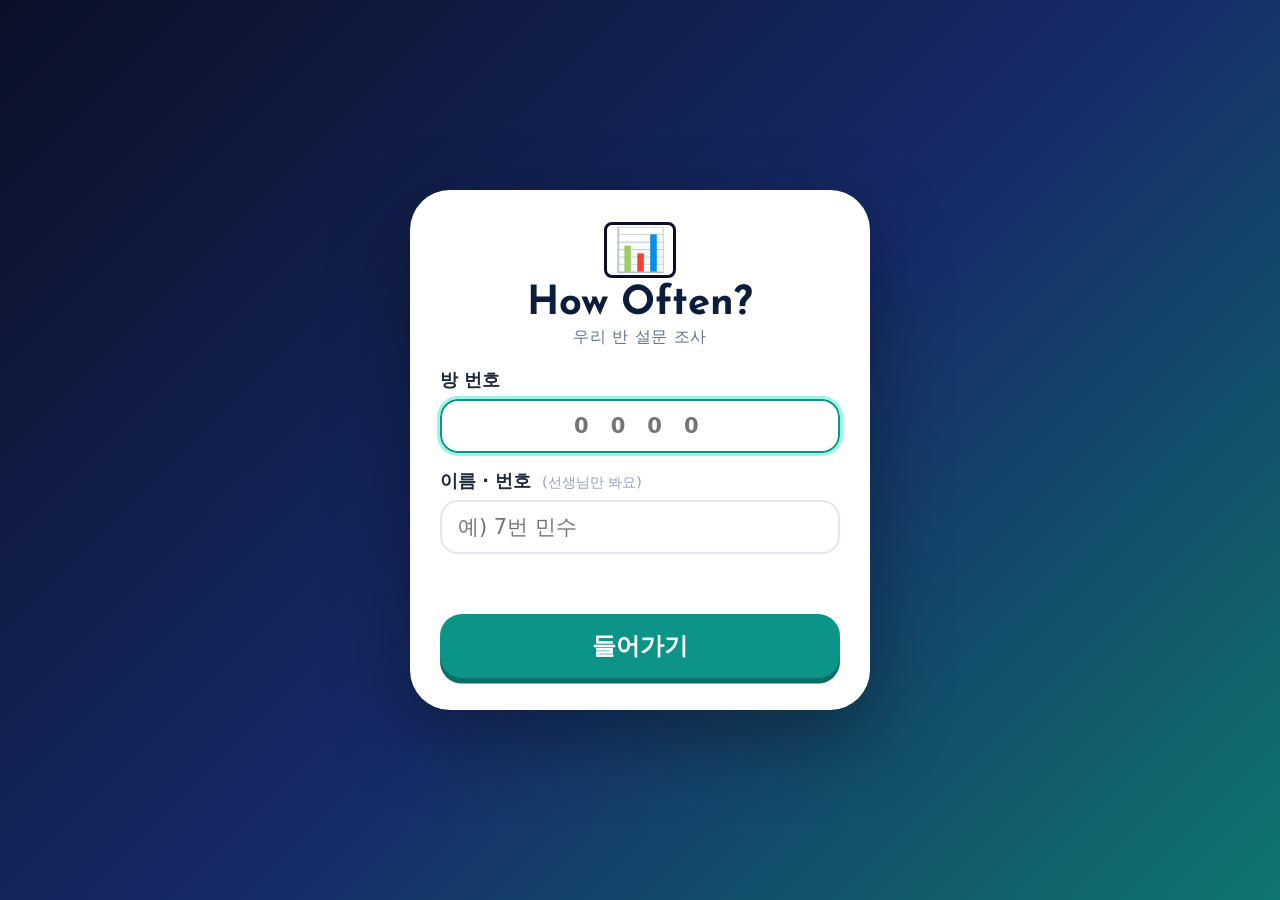
<file: index.html>
<!doctype html>
<html lang="ko">
<head>
<meta charset="utf-8">
<title>How Often? — 초등 영어 우리 반 설문 조사</title>
<meta name="viewport" content="width=device-width,initial-scale=1,maximum-scale=1,user-scalable=no,viewport-fit=cover">
<meta name="theme-color" content="#0b1026">
<meta name="description" content="초등 영어 수업용 우리 반 설문 조사: How often do you ~?">
<link rel="icon" href="favicon.svg" type="image/svg+xml">
<link rel="stylesheet" href="style.css">
</head>
<body>
<div id="app"></div>
<div id="modal"></div>
<script src="config.js"></script>
<script src="core.js"></script>
<script src="student.js"></script>
</body>
</html>
</file>
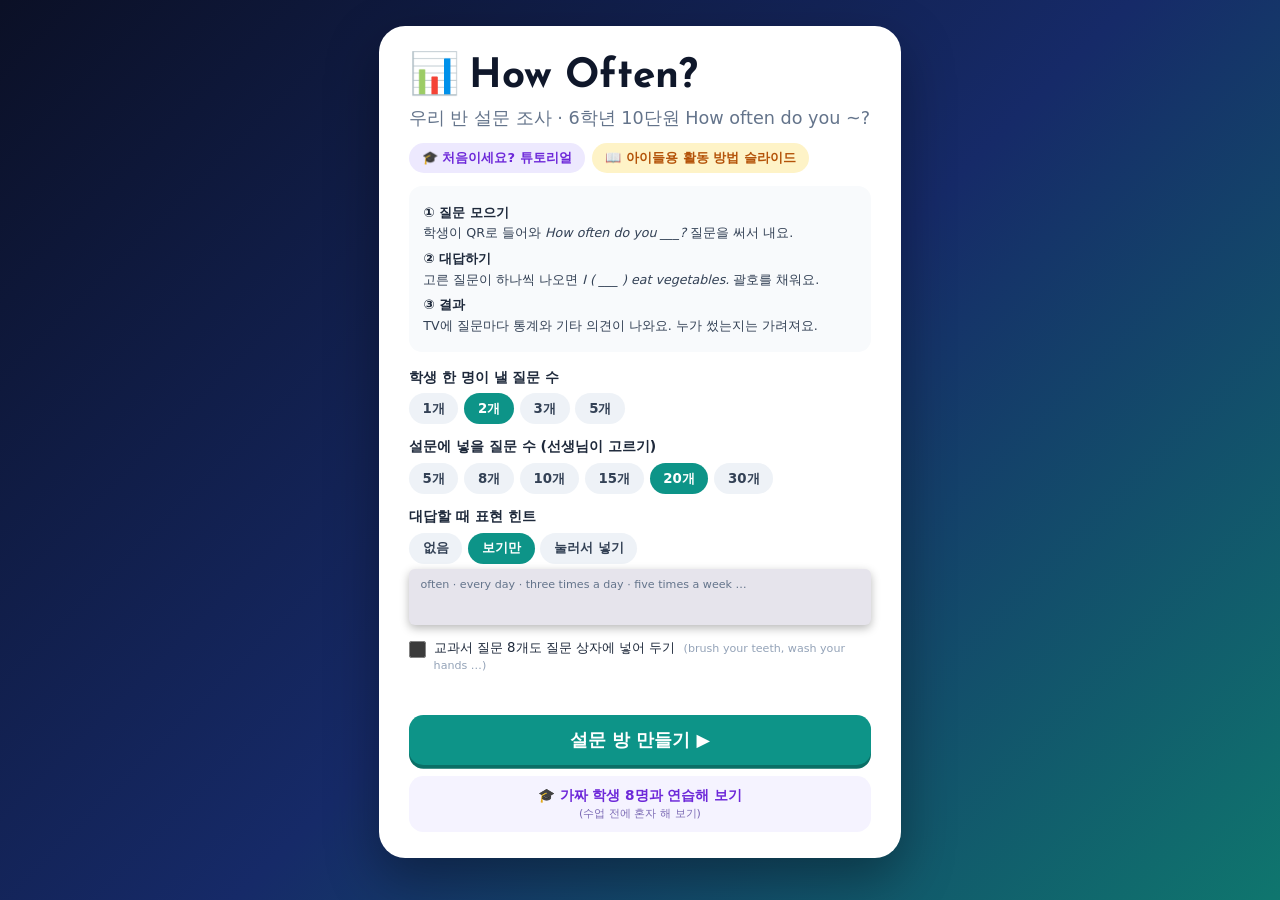
<file: tv/index.html>
<!doctype html>
<html lang="ko">
<head>
<meta charset="utf-8">
<title>How Often? — 선생님 TV 화면</title>
<meta name="viewport" content="width=device-width,initial-scale=1">
<meta name="theme-color" content="#0b1026">
<link rel="icon" href="../favicon.svg" type="image/svg+xml">
<link rel="stylesheet" href="../style.css">
</head>
<body>
<div id="app"></div>
<div id="modal"></div>
<script src="../config.js"></script>
<script src="../lib/qrcode.js"></script>
<script src="../core.js"></script>
<script src="../tv.js"></script>
</body>
</html>
</file>
<file: style.css>
/* How Often? 화면 꾸미기 */
@font-face{font-family:'Josefin Sans Variable';font-style:normal;font-display:swap;font-weight:100 700;
  src:url(fonts/josefin-sans-latin-wght-normal.woff2) format('woff2-variations'),url(fonts/josefin-sans-latin-wght-normal.woff2) format('woff2')}
:root{
  --navy:#0b1026;--royal:#1a2f6e;--teal:#0f766e;
  --display:"Josefin Sans Variable","Josefin Sans","Pretendard","Apple SD Gothic Neo","Malgun Gothic",system-ui,sans-serif;
  --text:#fff;--soft:#cbd5e1;--mute:#94a3b8;
  --panel:rgba(255,255,255,.07);--panel-line:rgba(255,255,255,.1);
  --amber:#ffd233;--amber-dk:#e8b10c;--green:#10b981;--green2:#22c55e;--lime:#84cc16;
  --ink:#0f172a;--ink2:#475569;--paper:#e6e4ec;
  --btn:#0d9488;--btn-dk:#0a6f66;--danger:#e11d48;--violet:#7c3aed;
  -webkit-text-size-adjust:100%;color-scheme:dark;
}
*{box-sizing:border-box}
html{font-family:Pretendard,"Apple SD Gothic Neo","Malgun Gothic",system-ui,sans-serif}
html.tv{font-size:clamp(12px,calc(100vw / 98),30px)}
html.stu{font-size:clamp(15px,calc(11px + 1.1vw),20px)}
body{margin:0;min-height:100dvh;color:var(--text);
  background:linear-gradient(135deg,#0b1026 0%,#162a68 52%,#0f766e 100%) fixed;
  -webkit-font-smoothing:antialiased}
button,input{font:inherit;color:inherit}
button{cursor:pointer;border:0;background:none;padding:0}
[hidden]{display:none!important}
.display{font-family:var(--display)}

/* ----- 위쪽 줄 ----- */
.top{display:flex;align-items:center;gap:.9rem;padding:1rem 1.5rem .6rem;flex-wrap:wrap}
.brand{font-family:var(--display);font-weight:800;font-size:1.9rem;line-height:1;color:var(--amber);display:flex;align-items:center;gap:.5rem;letter-spacing:.01em}
.brand .em{font-size:1.7rem}
.steps{display:flex;align-items:center;gap:.4rem;margin-left:.6rem;font-size:.95rem;color:var(--soft)}
.steps .step{padding:.28rem .75rem;border-radius:99px;white-space:nowrap}
.steps .step.on{background:var(--amber);color:#3a2a00;font-weight:800}
.steps .sep{opacity:.5}
.badge{padding:.3rem .8rem;border-radius:99px;font-size:.9rem;font-weight:800;background:var(--violet);color:#fff;white-space:nowrap}
.badge.warn{background:#b45309}
.badge.off{background:var(--danger)}
.spacer{flex:1}
.tbtn{background:rgba(226,232,240,.94);color:#1e293b;border-radius:99px;padding:.5rem 1.05rem;font-weight:700;font-size:.95rem;display:inline-flex;align-items:center;gap:.4rem;white-space:nowrap;transition:transform .12s,background .12s}
.tbtn:hover{background:#fff}.tbtn:active{transform:scale(.97)}
.tbtn.icon{padding:.5rem .7rem}
.tbtn.ghost{background:rgba(255,255,255,.1);color:#e2e8f0}
.tbtn.ghost:hover{background:rgba(255,255,255,.18)}
.tbtn:disabled{opacity:.4;cursor:default}

/* ----- 처음(설문 만들기) 카드 ----- */
.center{min-height:100dvh;display:grid;place-items:start center;padding:2rem 1rem 3rem}
.card{background:#fff;color:var(--ink);border-radius:2rem;box-shadow:0 1.5rem 4rem rgba(0,0,0,.35)}
.setup{width:min(40rem,100%);padding:2.2rem 2.3rem 2rem}
.setup h1{margin:0;font-family:var(--display);font-weight:800;font-size:3.1rem;line-height:1.1;display:flex;align-items:center;gap:.7rem}
.setup .sub{margin:.5rem 0 1rem;font-size:1.35rem;color:#64748b}
.pills{display:flex;gap:.6rem;flex-wrap:wrap;margin-bottom:1rem}
.pill{border-radius:99px;padding:.45rem 1rem;font-weight:800;font-size:1rem}
.pill.v{background:#ede9fe;color:#6d28d9}.pill.a{background:#fef3c7;color:#b45309}
.how{background:#f8fafc;border-radius:1rem;padding:.9rem 1.1rem;font-size:1.02rem;line-height:1.6;color:#1e293b;margin-bottom:1.2rem}
.how p{margin:.35rem 0;word-break:keep-all;overflow-wrap:break-word}.how i{font-style:italic;white-space:nowrap}
.how p b{display:block}.how p span{display:block;font-size:.97rem;color:#334155}
.grp{margin:1rem 0 0}
.grp h3{margin:0 0 .5rem;font-size:1.08rem;color:#1e293b}
.chips{display:flex;gap:.45rem;flex-wrap:wrap}
.chip{background:#eef2f7;color:#334155;border-radius:99px;padding:.5rem 1.05rem;font-weight:800;font-size:1.02rem;transition:background .12s}
.chip:hover{background:#e2e8f0}
.chip.on{background:var(--btn);color:#fff}
.grp .note{margin:.4rem 0 0;font-size:.85rem;color:#64748b}
.check{display:flex;gap:.6rem;align-items:flex-start;margin-top:1.1rem;font-size:1.02rem;color:#1e293b;cursor:pointer}
.check input{width:1.3rem;height:1.3rem;margin:.15rem 0 0;accent-color:var(--btn);flex:none}
.check small{color:#94a3b8;margin-left:.3rem}
.field{margin-top:1.1rem}
.field label{display:block;font-weight:800;margin-bottom:.35rem;color:#1e293b}
.field input{width:100%;border:2px solid #e2e8f0;border-radius:.9rem;padding:.7rem 1rem;font-size:1.1rem;background:#fff;color:var(--ink)}
.field input:focus{outline:3px solid #99f6e4;border-color:var(--btn)}
.go{width:100%;margin-top:1.4rem;background:var(--btn);color:#fff;border-radius:1.1rem;padding:1rem;font-size:1.35rem;font-weight:800;box-shadow:0 .28rem 0 var(--btn-dk);transition:transform .1s,box-shadow .1s}
.go:active{transform:translateY(.2rem);box-shadow:0 .08rem 0 var(--btn-dk)}
.go:disabled{opacity:.6}
.go2{width:100%;margin-top:.8rem;background:#f5f3ff;color:#6d28d9;border-radius:1.1rem;padding:.85rem;font-size:1.05rem;font-weight:800}
.go2 small{display:block;font-weight:500;color:#7c6bb5;font-size:.85rem;margin-top:.1rem}
.err{margin:.7rem 0 0;color:var(--danger);font-weight:700;font-size:.98rem;min-height:1.2em}
.warnbox{margin:0 0 1rem;background:#fff7ed;border:1px solid #fdba74;color:#9a3412;border-radius:.9rem;padding:.7rem .9rem;font-size:.92rem;line-height:1.55}

/* ----- 방 화면 공통 ----- */
.room{display:flex;flex-direction:column;min-height:100dvh;padding-bottom:1.1rem}
.main{flex:1;display:flex;flex-direction:column;padding:.4rem 1.5rem 0;min-height:0}
.panel{background:var(--panel);border:1px solid var(--panel-line);border-radius:1.2rem;padding:1rem 1.1rem}

/* 1. 질문 모으기 */
.collect{display:grid;grid-template-columns:19rem minmax(0,1fr);grid-template-rows:minmax(0,1fr) auto;gap:1rem 1.2rem;flex:1;min-height:0;height:calc(100dvh - 5.2rem)}
.side{display:flex;flex-direction:column;gap:1rem;min-height:0}
.qrcard{background:#fff;color:var(--ink);border-radius:1.4rem;padding:1rem 1rem 1.1rem;text-align:center;box-shadow:0 .8rem 2rem rgba(0,0,0,.3)}
.qrcard .qr{width:100%;aspect-ratio:1}.qrcard svg{width:100%;height:100%;display:block}
.qrcard .host{margin-top:.5rem;font-weight:800;color:#0f766e;font-size:1rem;word-break:break-all}
.qrcard .code{margin-top:.2rem;color:#475569;font-weight:700;font-size:1.05rem}
.qrcard .code b{font-family:var(--display);font-size:2.3rem;color:#0b1026;margin-left:.4rem;letter-spacing:.06em}
.students{flex:1;overflow:auto;min-height:6rem}
.students .sub{font-weight:800;font-size:.98rem;margin-bottom:.6rem;color:#e2e8f0}
.sch{display:flex;flex-wrap:wrap;gap:.4rem}
.schip{background:#059669;color:#fff;border-radius:99px;padding:.3rem .75rem;font-size:.92rem;font-weight:700;display:inline-flex;gap:.3rem;align-items:center}
.schip:hover{background:#047857}
.schip.none{background:rgba(255,255,255,.14);color:#e2e8f0}
.schip em{font-style:normal;font-size:.78rem;opacity:.95}
.qbox{display:flex;flex-direction:column;min-height:0}
.qhead{display:flex;align-items:center;gap:.6rem;flex-wrap:wrap;margin-bottom:.6rem}
.qhead h2{margin:0;font-size:1.5rem;display:flex;align-items:baseline;gap:.5rem}
.qhead h2 b{color:var(--amber);font-size:1.5rem;font-family:var(--display)}
.qhead h2 small{font-size:.92rem;color:var(--soft);font-weight:700}
.qtools{margin-left:auto;display:flex;gap:.5rem;flex-wrap:wrap}
.notes{flex:1;overflow:auto;display:grid;grid-template-columns:repeat(3,minmax(0,1fr));gap:.7rem .9rem;align-content:start;padding:.2rem .3rem 1rem}
.note{position:relative;background:var(--paper);color:#1e293b;border-radius:.45rem;padding:.7rem .9rem .8rem;min-height:4.3rem;text-align:left;
  box-shadow:0 .25rem .7rem rgba(0,0,0,.28);transform:rotate(var(--rot,0deg));transition:transform .15s,background .15s,box-shadow .15s;display:block;cursor:pointer}
.note:hover{transform:rotate(0) translateY(-2px)}
.note small{display:block;font-size:.82rem;color:#64748b;font-weight:600}
.note b{display:block;font-size:1.28rem;font-family:var(--display);font-weight:700;line-height:1.2;padding-right:2.6rem;word-break:break-word}
.note.sel{background:#fde68a;box-shadow:0 0 0 .2rem var(--amber),0 .3rem .8rem rgba(0,0,0,.3)}
.note .ord{position:absolute;right:.55rem;top:.5rem;width:1.7rem;height:1.7rem;border-radius:50%;background:#b45309;color:#fff;font-weight:800;display:grid;place-items:center;font-size:.95rem}
.note .by{display:inline-flex;align-items:center;gap:.25rem;margin-top:.35rem;background:#e11d48;color:#fff;border-radius:99px;padding:.08rem .5rem;font-size:.78rem;font-weight:800}
.note .ntools{position:absolute;right:.4rem;bottom:.35rem;display:flex;gap:.15rem}
.note .ntools button{width:1.7rem;height:1.7rem;border-radius:.4rem;font-size:.95rem;opacity:.75}
.note .ntools button:hover{opacity:1;background:rgba(0,0,0,.08)}
.note.pop{animation:pop .35s cubic-bezier(.2,1.3,.4,1)}
@keyframes pop{from{transform:scale(.6) rotate(var(--rot,0deg));opacity:0}to{transform:rotate(var(--rot,0deg));opacity:1}}
.empty{margin:auto;text-align:center;padding:2rem 1rem}
.empty .big{font-size:4.2rem;line-height:1}
.empty h3{margin:.6rem 0 .2rem;font-size:1.9rem}
.empty .q{color:var(--amber);font-size:1.4rem;font-weight:800;font-family:var(--display);margin:.2rem 0}
.empty p{color:var(--soft);margin:.4rem 0 0}
.orderbar{grid-column:1 / -1;display:flex;align-items:center;gap:.9rem;background:var(--panel);border:1px solid var(--panel-line);border-radius:1.1rem;padding:.7rem .9rem .7rem 1.1rem}
.orderbar .lab{font-weight:800;font-size:.98rem;white-space:nowrap}
.orderbar .hint{color:var(--mute);font-size:.92rem;flex:1;min-width:0;overflow:hidden;text-overflow:ellipsis;white-space:nowrap}
.bigbtn{background:var(--btn);color:#fff;border-radius:.95rem;padding:.8rem 1.4rem;font-weight:800;font-size:1.2rem;box-shadow:0 .22rem 0 var(--btn-dk);white-space:nowrap}
.bigbtn:active{transform:translateY(.15rem);box-shadow:0 .07rem 0 var(--btn-dk)}
.bigbtn:disabled{background:rgba(15,118,110,.5);color:rgba(255,255,255,.6);box-shadow:none;cursor:default}

/* 2. 대답하기 */
.ans-head{display:flex;align-items:flex-end;gap:1rem;margin:.3rem 0 .9rem}
.ans-head h1{margin:0;font-size:2.1rem}
.ans-head .sample{font-size:1.15rem;color:var(--soft);margin-top:.25rem}
.paren b{color:#7dd3fc;font-weight:700}.paren b.fill{color:var(--amber)}
.ans-head .tot{margin-left:auto;text-align:right;color:var(--soft);font-weight:700}
.ans-head .tot b{display:block;font-family:var(--display);font-size:3rem;line-height:1;color:var(--soft)}
.ans-head .tot b i{font-style:normal;color:#34d399}
.ans-grid{display:grid;grid-template-columns:minmax(0,1fr) 25rem;gap:1.1rem;flex:1;min-height:0;align-items:start}
.qrows{display:grid;gap:.9rem;padding:1.2rem 1.3rem}
.qrow .l{display:flex;gap:.6rem;align-items:baseline}
.qrow .n{color:var(--amber);font-weight:800;font-family:var(--display);font-size:1.1rem}
.qrow .t{font-weight:800;font-size:1.12rem;flex:1;min-width:0}
.qrow .c{font-weight:700;color:var(--soft);font-size:.95rem}
.bar{height:.5rem;background:rgba(255,255,255,.13);border-radius:99px;margin-top:.3rem;overflow:hidden}
.bar i{display:block;height:100%;background:linear-gradient(90deg,#10b981,#34d399);border-radius:99px;transition:width .5s}
.stu-box h3{margin:0 0 .7rem;font-size:1rem;color:#e2e8f0}
.sdone{display:inline-flex;gap:.3rem;align-items:center;background:rgba(255,255,255,.12);color:#e2e8f0;border-radius:99px;padding:.22rem .65rem;font-size:.9rem;font-weight:700}
.sdone em{font-style:normal;font-size:.75rem;opacity:.8}
.sdone.ok{background:#10b981;color:#fff}
.footbar{display:flex;align-items:center;gap:1rem;padding:1rem 1.5rem 0}
.footbar .mid{flex:1;text-align:center;color:var(--mute);font-size:.92rem}

/* 3. 결과 */
.rsub{display:flex;align-items:center;gap:.6rem;margin:.2rem 0 .6rem;flex-wrap:wrap}
.nums{display:flex;gap:.2rem;background:rgba(255,255,255,.08);border-radius:99px;padding:.22rem;flex-wrap:wrap}
.nums button{min-width:2rem;height:2rem;border-radius:99px;font-weight:800;color:#e2e8f0;padding:0 .5rem}
.nums button.on{background:var(--amber);color:#3a2a00}
.nums button:hover:not(.on){background:rgba(255,255,255,.14)}
.rq{display:flex;align-items:baseline;gap:.8rem;margin:.1rem 0 .6rem}
.rq .qn{color:var(--amber);font-family:var(--display);font-weight:800;font-size:2rem}
.rq h1{margin:0;font-family:var(--display);font-size:2.9rem;font-weight:800;line-height:1.15;flex:1;min-width:0}
.rq .cnt{color:var(--soft);font-weight:800;font-size:1.1rem;white-space:nowrap}
.rgrid{display:grid;grid-template-columns:minmax(0,1fr) 19.5rem;gap:1.1rem;flex:1;min-height:0}
.chart{padding:1rem 1.1rem 1.1rem;display:flex;flex-direction:column;gap:.8rem}
.top1{background:var(--amber);color:#2a1f00;border-radius:1rem;padding:.55rem 1.1rem .7rem}
.top1 small{display:flex;align-items:center;gap:.4rem;font-weight:800;font-size:.95rem}
.top1 .s{font-family:var(--display);font-weight:800;font-size:2.1rem;line-height:1.15;margin-top:.1rem}
.top1 .s + .s{font-size:1.7rem;margin-top:.15rem}
.hbar{display:grid;grid-template-columns:11rem minmax(0,1fr) 5.5rem;gap:.8rem;align-items:center;margin:.38rem 0}
.hbar .e{text-align:right;font-family:var(--display);font-weight:700;font-size:1.3rem;white-space:nowrap}
.hbar .tr{height:2rem}
.hbar .fill{height:100%;border-radius:.55rem;background:var(--green);min-width:.5rem;transition:width .5s}
.hbar .fill.top{background:#e8b10c}
.hbar .v{font-family:var(--display);font-weight:800;font-size:1.5rem}
.hbar .v small{font-size:.82rem;color:var(--soft);font-weight:700;margin-left:.2rem}
.other h3{margin:0 0 .5rem;font-size:1.2rem;display:flex;gap:.45rem;align-items:center}
.other h3 b{font-family:var(--display)}
.other .okmsg{color:var(--soft)}
.other li{margin:.45rem 0;list-style:none;font-size:1.05rem;line-height:1.35}
.other ul{margin:0;padding:0}
.other li small{color:var(--amber);font-weight:800;margin-left:.3rem}
.nav2{display:flex;justify-content:space-between;gap:1rem;padding:.9rem 1.5rem 0}
.navb{background:rgba(255,255,255,.12);color:#fff;border-radius:.9rem;padding:.8rem 1.4rem;font-weight:800;font-size:1.15rem}
.navb:hover:not(:disabled){background:rgba(255,255,255,.2)}
.navb:disabled{opacity:.35;cursor:default}
.overview{display:grid;grid-template-columns:repeat(auto-fill,minmax(19rem,1fr));gap:.9rem;padding:.2rem 0 1rem;overflow:auto}
.ocard{text-align:left;background:var(--panel);border:1px solid var(--panel-line);border-radius:1.1rem;padding:.9rem 1.1rem;display:block;color:#fff}
.ocard:hover{background:rgba(255,255,255,.12)}
.ocard .h{display:flex;gap:.5rem;align-items:baseline}
.ocard .h i{font-style:normal;color:var(--amber);font-family:var(--display);font-weight:800}
.ocard .h b{font-family:var(--display);font-size:1.15rem;flex:1}
.ocard .h span{color:var(--soft);font-size:.85rem;font-weight:700}
.ocard .tp{margin-top:.5rem;background:var(--amber);color:#2a1f00;border-radius:.7rem;padding:.35rem .7rem;font-weight:800;font-family:var(--display);font-size:1.05rem}
.ocard .none{margin-top:.5rem;color:var(--mute)}
.ocard .mini{display:grid;gap:.22rem;margin-top:.5rem}
.ocard .mini div{display:grid;grid-template-columns:7.5rem minmax(0,1fr) 2rem;gap:.4rem;align-items:center;font-size:.82rem;color:var(--soft)}
.ocard .mini i{display:block;height:.5rem;border-radius:99px;background:var(--green)}
.ocard .mini .e{white-space:nowrap;overflow:hidden;text-overflow:ellipsis;text-align:right}
.allans{overflow:auto;padding:.2rem 0 1rem;display:grid;grid-template-columns:repeat(auto-fill,minmax(24rem,1fr));gap:.9rem}
.allans .panel h3{margin:0 0 .5rem;font-family:var(--display);font-size:1.12rem}
.allans .panel h3 i{font-style:normal;color:var(--amber);margin-right:.4rem}
.allans .panel small{display:block;color:var(--mute);margin-bottom:.5rem}
.allans ol{margin:0;padding-left:1.4rem;color:#e2e8f0;line-height:1.55}
.allans ol li.oth{color:#fcd34d}

/* ----- 창(모달), 안내, 슬라이드 ----- */
#modal{position:fixed;inset:0;z-index:30}
#modal:empty{display:none}
.mback{position:absolute;inset:0;background:rgba(5,8,25,.66);display:grid;place-items:center;padding:1rem}
.mbox{background:#fff;color:var(--ink);border-radius:1.5rem;padding:1.5rem 1.6rem;width:min(30rem,100%);box-shadow:0 2rem 4rem rgba(0,0,0,.5);max-height:92dvh;overflow:auto}
.mbox h3{margin:0 0 .8rem;font-size:1.3rem}
.mbox p{margin:.3rem 0 1rem;color:#334155;line-height:1.55}
.mbox .row{display:flex;gap:.6rem;justify-content:flex-end;flex-wrap:wrap;margin-top:1rem}
.mbox input[type=text]{width:100%;border:2px solid #e2e8f0;border-radius:.9rem;padding:.7rem 1rem;font-size:1.1rem;color:var(--ink);background:#fff}
.mbox input[type=text]:focus{outline:3px solid #99f6e4;border-color:var(--btn)}
.mbox .pre{display:flex;align-items:center;gap:.5rem;font-weight:700}
.mbox .pre span{white-space:nowrap;color:#475569}
.mbox .errm{color:var(--danger);font-weight:700;min-height:1.3em;margin:.4rem 0 0;font-size:.95rem}
.mb{border-radius:.9rem;padding:.7rem 1.2rem;font-weight:800;font-size:1rem;background:#e2e8f0;color:#1e293b}
.mb.pri{background:var(--btn);color:#fff}.mb.red{background:var(--danger);color:#fff}
.mb:hover{filter:brightness(.96)}
.slides{position:absolute;inset:0;background:linear-gradient(135deg,#0b1026,#1a2f6e 60%,#0f766e);display:flex;flex-direction:column;padding:1.5rem 2rem 1.5rem}
.slides .sx{position:absolute;right:1.2rem;top:1rem}
.slides .sbody{flex:1;display:grid;align-content:center;justify-items:center;text-align:center;gap:1rem;max-width:62rem;width:100%;margin:0 auto;overflow:auto;padding:1rem 0}
.slides h2{margin:0;font-size:3rem;font-family:var(--display);color:var(--amber);line-height:1.15}
.slides .lead{font-size:1.7rem;line-height:1.5;margin:0;color:#e2e8f0}
.slides .lead b{color:var(--amber)}
.slides .big{font-family:var(--display);font-weight:800;font-size:5.6rem;color:var(--amber);line-height:1}
.slides .em7{font-size:7rem;line-height:1}
.slides .cols{display:grid;grid-template-columns:repeat(auto-fit,minmax(15rem,1fr));gap:1rem;width:100%;text-align:left}
.slides .box{background:rgba(255,255,255,.1);border-radius:1.2rem;padding:1rem 1.2rem}
.slides .box h4{margin:0 0 .3rem;font-size:1.35rem;color:var(--amber)}
.slides .box p{margin:0;font-size:1.15rem;line-height:1.5;color:#e2e8f0}
.slides .qrbox{background:#fff;border-radius:1rem;padding:.6rem;width:11rem;height:11rem}
.slides .qrbox svg{width:100%;height:100%}
.slides .chipsrow{display:flex;gap:.5rem;flex-wrap:wrap;justify-content:center}
.slides .chipsrow span{background:rgba(255,255,255,.14);border-radius:99px;padding:.3rem .9rem;font-family:var(--display);font-weight:700;font-size:1.25rem}
.slides .chipsrow.a span{background:#fde68a;color:#3a2a00}
.slides .sfoot{display:flex;align-items:center;gap:1rem;justify-content:space-between;max-width:62rem;width:100%;margin:0 auto}
.slides .dots{display:flex;gap:.45rem}
.slides .dots i{width:.7rem;height:.7rem;border-radius:50%;background:rgba(255,255,255,.3)}
.slides .dots i.on{background:var(--amber)}
.qrbig{background:#fff;color:var(--ink);border-radius:2rem;padding:1.6rem 2rem 1.4rem;text-align:center;box-shadow:0 2rem 4rem rgba(0,0,0,.5)}
.qrbig .qr{width:min(70dvh,70vw);aspect-ratio:1}.qrbig svg{width:100%;height:100%;display:block}
.qrbig .host{font-weight:800;color:#0f766e;font-size:1.6rem;margin-top:.5rem}
.qrbig .code{font-size:1.6rem;font-weight:700;color:#475569}
.qrbig .code b{font-family:var(--display);font-size:3.6rem;color:#0b1026;letter-spacing:.06em;margin-left:.5rem}
.toast{position:fixed;left:50%;bottom:1.6rem;transform:translateX(-50%);background:#0f172a;color:#fff;border-radius:99px;padding:.7rem 1.4rem;font-weight:700;z-index:40;box-shadow:0 .6rem 1.6rem rgba(0,0,0,.4);animation:tin .2s}
@keyframes tin{from{opacity:0;transform:translate(-50%,.6rem)}}

/* ================== 학생 화면 ================== */
.stu-join{min-height:100dvh;display:grid;place-items:center;padding:1.2rem}
.join{width:min(23rem,100%);padding:1.6rem 1.5rem 1.6rem;text-align:center}
.join .em{font-size:2.1rem;line-height:1;border:.18rem solid #0b1026;border-radius:.4rem;padding:.2rem .35rem;display:inline-block;background:#fff}
.join h1{margin:.3rem 0 0;font-family:var(--display);font-size:2rem;font-weight:800;color:#0b1d3a}
.join .sub{margin:.1rem 0 1rem;color:#64748b;font-size:.82rem;letter-spacing:.04em}
.join .field{text-align:left;margin-top:.8rem}
.join .field label{font-size:.88rem}.join .field label small{font-weight:500;color:#94a3b8;font-size:.72rem;margin-left:.25rem}
.join .field input{padding:.65rem .8rem;font-size:1.05rem}
.join .code-in{text-align:center;font-size:1.7rem;font-weight:800;letter-spacing:.35em;color:#334155}
.join .go{font-size:1.2rem;padding:.8rem;margin-top:1.1rem}
.stu{display:flex;flex-direction:column;min-height:100dvh}
.stu .top{padding:.7rem 1rem .4rem;flex-wrap:nowrap;gap:.6rem}
.stu .top .brand{flex:none}
.stu .top .me{min-width:0;overflow:hidden;text-overflow:ellipsis;white-space:nowrap}
.stu .top .spacer{flex:1 1 0;min-width:0}
.stu .top .tbtn{flex:none;white-space:nowrap;padding:.4rem .8rem;font-size:.85rem}
.stu .brand{font-size:1.4rem}
.me{font-size:.85rem;color:var(--soft);font-weight:700}
.sbody2{flex:1;width:min(58rem,100%);margin:0 auto;padding:.4rem 1rem 14rem}
.sbody2.nokb{padding-bottom:2rem}
.stitle{margin:.2rem 0 .2rem;font-size:1.5rem;word-break:keep-all}
.stu p,.stu .msg,.stu .hints{word-break:keep-all}
.sdesc{margin:.15rem 0 .7rem;color:var(--soft);font-size:.95rem;line-height:1.5}
.tline{display:flex;align-items:center;flex-wrap:nowrap;gap:.35rem .5rem;background:#fff;color:var(--ink);border-radius:1.1rem;padding:.8rem 1rem;box-shadow:0 .5rem 1.4rem rgba(0,0,0,.25)}
.tline .pre{font-family:var(--display);font-weight:800;font-size:1.15rem;color:#475569;white-space:nowrap}
.tline .tf{flex:1;min-width:5.5rem;min-height:2.6rem;border-bottom:.2rem solid var(--btn);font-family:var(--display);font-weight:700;font-size:1.5rem;display:flex;align-items:center;word-break:break-all}
.tline .caret{display:inline-block;width:.14rem;height:1.5rem;background:var(--btn);margin-left:.05rem;animation:blink 1s steps(1) infinite}
@keyframes blink{50%{opacity:0}}
.tline .tf .ph{color:#cbd5e1;font-weight:500}
.tline .q{font-family:var(--display);font-weight:800;font-size:1.5rem;color:#475569;flex:none}
.msg{min-height:1.5em;margin:.5rem .2rem 0;font-weight:800;font-size:.98rem}
.msg.bad{color:#fda4af}.msg.ok{color:#6ee7b7}
.ideas{margin:.5rem 0 0}
.ideas > button.tg{color:var(--soft);font-weight:800;font-size:.92rem;padding:.2rem 0}
.ideas .chips{margin-top:.4rem}
.ideas .chip{background:rgba(255,255,255,.14);color:#fff;font-family:var(--display);font-size:.98rem}
.ideas .chip:hover{background:rgba(255,255,255,.24)}
.mine{margin-top:.9rem}
.mine h3{margin:0 0 .45rem;font-size:1rem;color:#e2e8f0}
.mine h3 b{color:var(--amber);font-family:var(--display)}
.mq{display:flex;align-items:center;gap:.6rem;background:var(--panel);border:1px solid var(--panel-line);border-radius:.9rem;padding:.55rem .8rem;margin:.35rem 0;font-family:var(--display);font-weight:700;font-size:1.1rem}
.mq span{flex:1;min-width:0;word-break:break-word}
.mq .x{background:rgba(255,255,255,.14);width:2rem;height:2rem;border-radius:50%;font-size:1rem;color:#fff;flex:none}
.mq .x:hover{background:var(--danger)}
.mq .tag{background:#fde68a;color:#3a2a00;border-radius:99px;font-size:.78rem;font-weight:800;padding:.15rem .6rem;font-family:Pretendard,"Malgun Gothic",sans-serif;white-space:nowrap}
.full{background:rgba(16,185,129,.16);border:1px solid rgba(52,211,153,.5);border-radius:1.1rem;padding:.9rem 1.1rem;margin:.2rem 0 .4rem}
.full b{display:block;font-size:1.2rem;color:#6ee7b7}
.full p{margin:.25rem 0 0;color:#d1fae5;font-size:.95rem;line-height:1.5}
.alist{display:grid;gap:.6rem;margin-top:.5rem}
.acard{display:block;width:100%;text-align:left;border-radius:1rem;padding:.8rem 1rem;border:2px solid transparent}
.acard .n{display:flex;align-items:baseline;gap:.5rem;font-family:var(--display);font-weight:800}
.acard .n i{font-style:normal;color:var(--amber)}
.acard .n b{font-size:1.2rem;flex:1;min-width:0}
.acard .a{margin-top:.35rem;font-weight:700;font-size:.98rem}
.acard.todo{background:rgba(225,29,72,.2);border-color:#fb7185}
.acard.todo .a{color:#fecdd3}
.acard.done{background:rgba(16,185,129,.16);border-color:rgba(52,211,153,.55)}
.acard.done .a{color:#a7f3d0;font-family:var(--display);font-size:1.12rem}
.acard:hover{filter:brightness(1.1)}
.alldone{background:#10b981;color:#fff;border-radius:1.1rem;padding:.9rem 1.1rem;margin:.3rem 0 .4rem}
.alldone b{display:block;font-size:1.35rem}
.alldone p{margin:.25rem 0 0;font-size:.95rem;line-height:1.5;color:#ecfdf5}
.left{display:inline-block;background:#e11d48;border-radius:99px;padding:.1rem .6rem;font-size:.85rem;font-weight:800;margin-left:.4rem}
.ed .qbig{font-family:var(--display);font-weight:800;font-size:1.6rem;margin:.1rem 0 .6rem;line-height:1.25}
.ed .qn{color:var(--amber);font-family:var(--display);font-weight:800}
.sent{background:#fff;color:var(--ink);border-radius:1.1rem;padding:.9rem 1.1rem;font-family:var(--display);font-weight:700;font-size:1.5rem;line-height:1.4;box-shadow:0 .5rem 1.4rem rgba(0,0,0,.25)}
.sent .paren{display:inline-block;border-radius:.6rem;background:#f1f5f9;padding:0 .45rem;font-weight:800}
.sent .paren b{color:#0d9488}.sent .paren b.ph{color:#94a3b8;font-weight:600}.sent .paren b.fill{color:#b45309}
.caret2{display:inline-block;width:.13rem;height:1.2em;background:var(--btn);vertical-align:-.15em;animation:blink 1s steps(1) infinite}
.hints{margin-top:.7rem;background:var(--panel);border:1px solid var(--panel-line);border-radius:1rem;padding:.7rem .9rem}
.hints h4{margin:0 0 .4rem;font-size:.9rem;color:#e2e8f0}
.hints .g{display:flex;align-items:center;gap:.5rem;flex-wrap:wrap;margin:.3rem 0}
.hints .g em{font-style:normal;font-size:.8rem;color:var(--mute);min-width:6.2rem}
.hints .h{background:rgba(255,255,255,.14);border-radius:99px;padding:.22rem .7rem;font-family:var(--display);font-weight:700;font-size:.98rem;color:#fff}
.hints .h.a{background:#fde68a;color:#3a2a00}
.hints button.h:hover{filter:brightness(1.15)}
.hints p{margin:.2rem 0 0;color:var(--soft);font-size:.9rem}
.acts{display:flex;gap:.6rem;flex-wrap:wrap;margin-top:.8rem;align-items:center}
.acts .grow{flex:1}
.sbtn{background:var(--btn);color:#fff;border-radius:.95rem;padding:.8rem 1.3rem;font-weight:800;font-size:1.1rem;box-shadow:0 .2rem 0 var(--btn-dk)}
.sbtn:active{transform:translateY(.14rem);box-shadow:none}
.sbtn.warn{background:#d97706;box-shadow:0 .2rem 0 #92400e}
.sbtn.ghost{background:rgba(255,255,255,.14);box-shadow:none;color:#fff}
.sbtn:disabled{opacity:.5}
.wait{text-align:center;padding:2.5rem 1rem}
.wait .big{font-size:4.5rem;line-height:1}
.wait h2{font-size:2rem;margin:.5rem 0 .3rem}
.wait p{color:var(--soft);margin:.3rem 0}
.wait .tv{color:var(--amber)}

/* 화면 키보드 */
.kb{position:fixed;left:0;right:0;bottom:0;background:#0b1330;border-top:1px solid rgba(255,255,255,.14);padding:.5rem .5rem calc(.6rem + env(safe-area-inset-bottom,0px));z-index:10}
.kb .in{width:min(46rem,100%);margin:0 auto;display:grid;gap:.4rem}
.kb .r{display:flex;gap:.3rem;justify-content:center}
.kb .k{flex:1;max-width:3.6rem;min-height:3rem;border-radius:.6rem;background:#e2e8f0;color:#0f172a;font-weight:800;font-size:1.2rem;font-family:var(--display);box-shadow:0 .16rem 0 #94a3b8;touch-action:manipulation;user-select:none}
.kb .k:active{transform:translateY(.12rem);box-shadow:none;background:#cbd5e1}
.kb .k.fn{background:#94a3b8;max-width:5rem;font-family:inherit;font-size:1rem}
.kb .k.on{background:var(--amber)}
.kb.shift .k[data-key]:not(.fn):not(.sp):not(.enter){text-transform:uppercase}
.kb .k.sp{max-width:none;flex:3.4;font-family:Pretendard,"Malgun Gothic",sans-serif;font-size:1rem;color:#334155}
.kb .k.enter{max-width:none;flex:2.6;white-space:nowrap;font-size:.95rem;padding-left:0;padding-right:0;background:var(--btn);color:#fff;box-shadow:0 .16rem 0 var(--btn-dk);font-family:Pretendard,"Malgun Gothic",sans-serif}
.kb .k.enter.warn{background:#d97706;box-shadow:0 .16rem 0 #92400e}

@media (max-width:900px){
  html.tv{font-size:14px}
  .collect{grid-template-columns:1fr;height:auto}
  .notes{grid-template-columns:repeat(2,minmax(0,1fr))}
  .ans-grid,.rgrid{grid-template-columns:1fr}
  .hbar{grid-template-columns:7rem minmax(0,1fr) 4.5rem}
}
@media (max-width:520px){
  .notes{grid-template-columns:1fr}
  .rq h1{font-size:1.8rem}
  .kb .k{min-height:2.7rem;font-size:1.1rem}
  .tline .tf{font-size:1.3rem}
}
</file>
